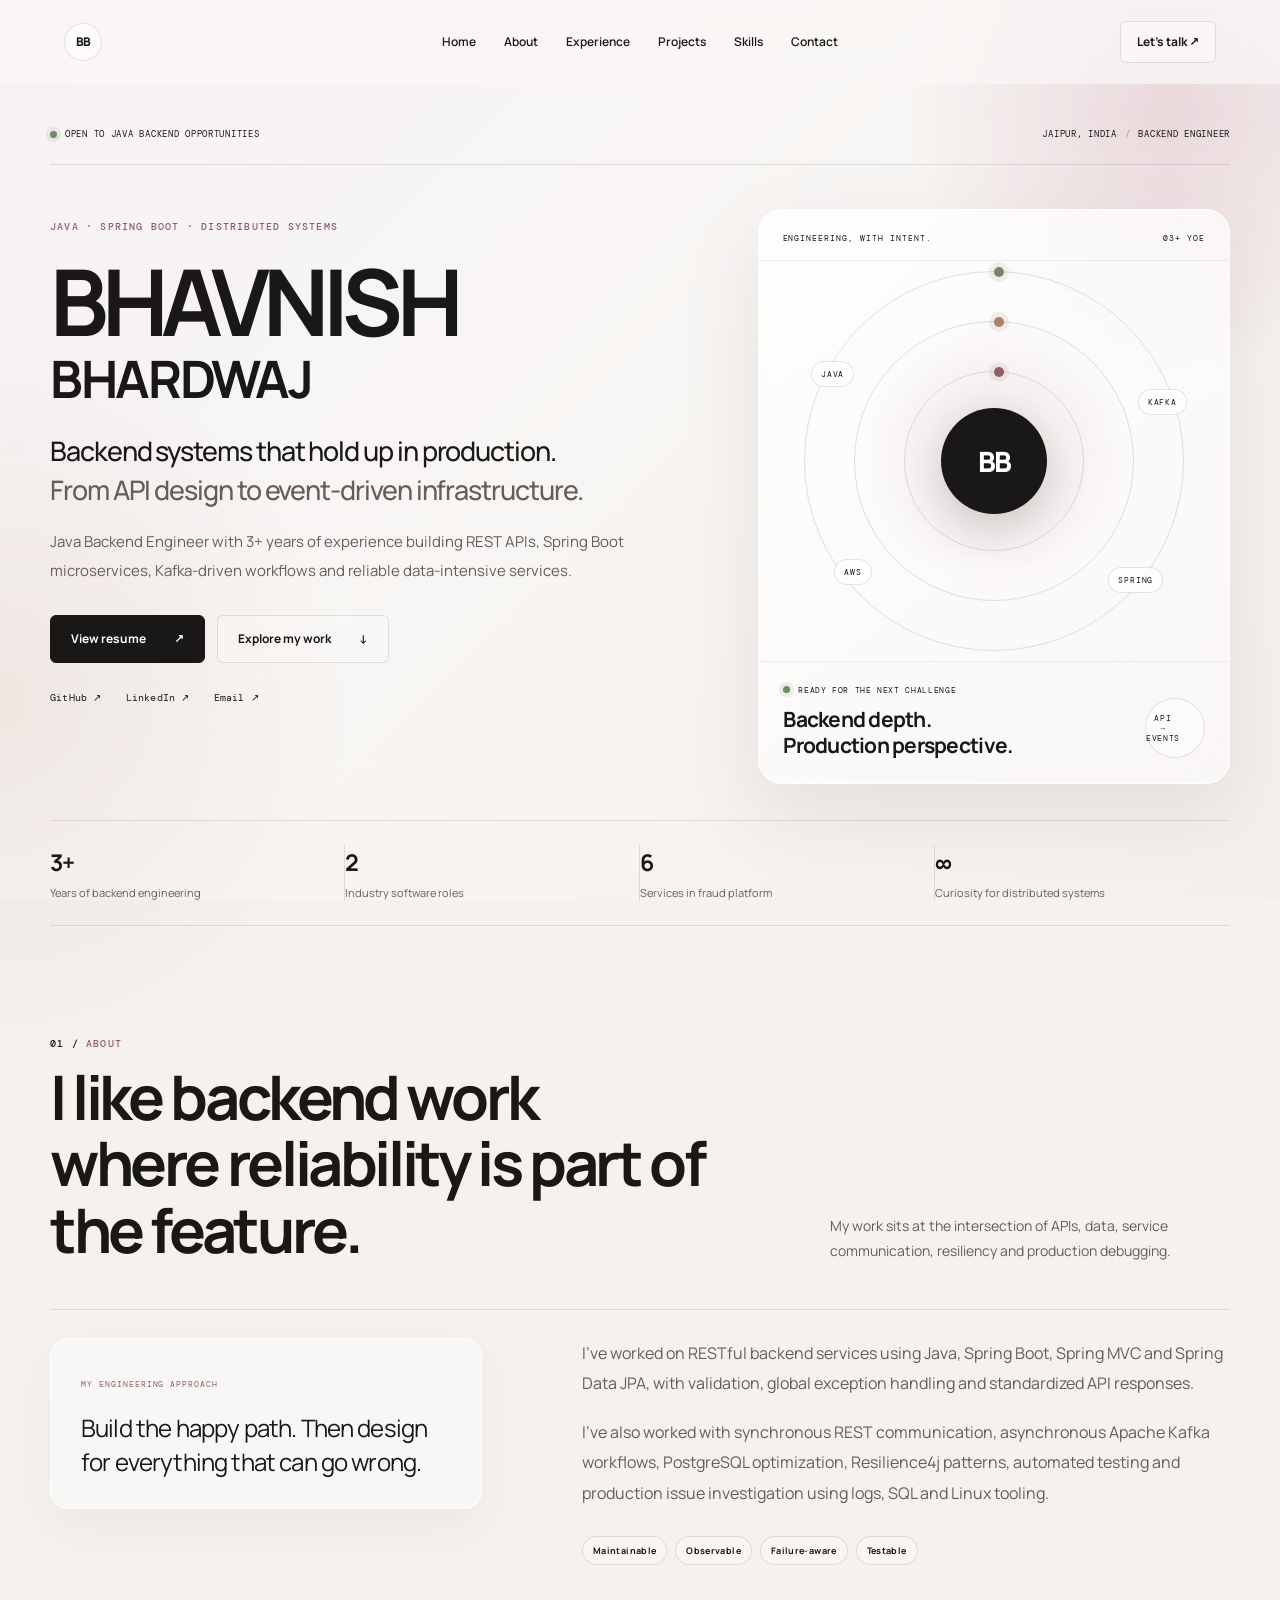
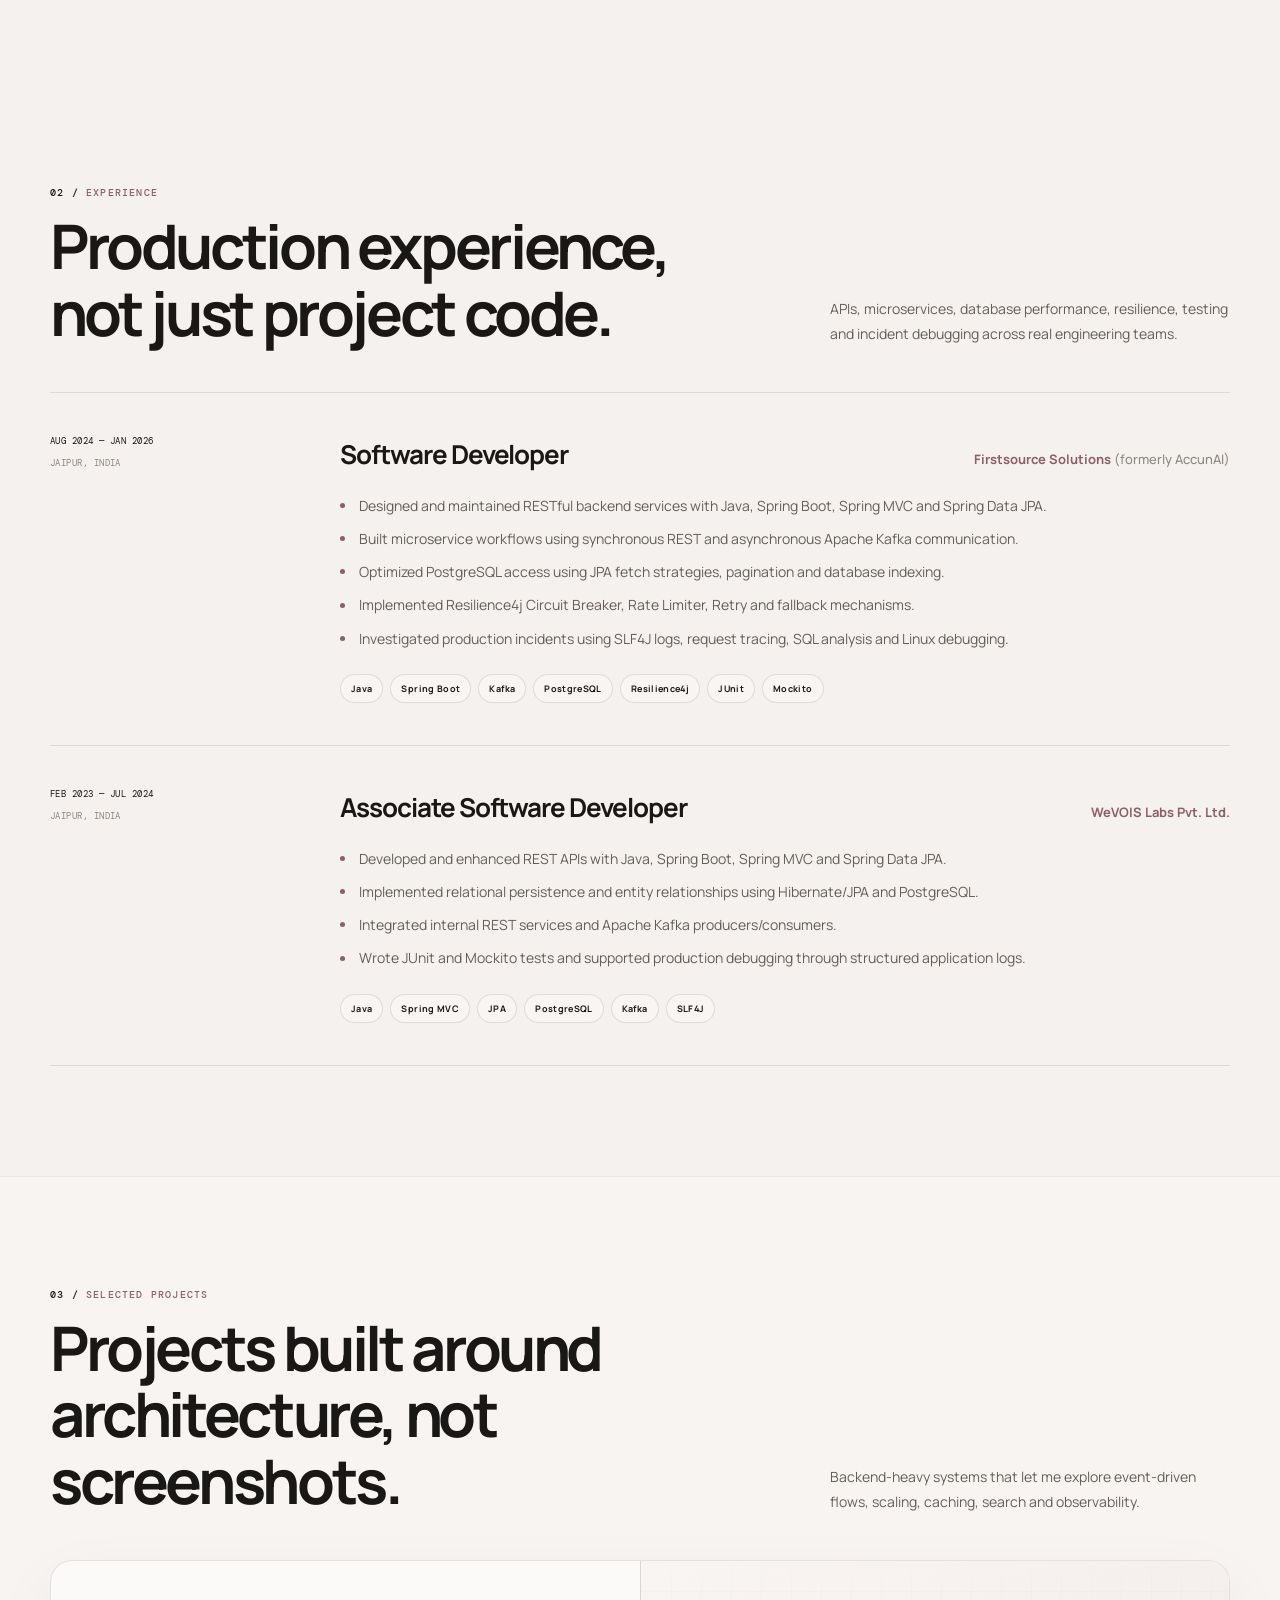
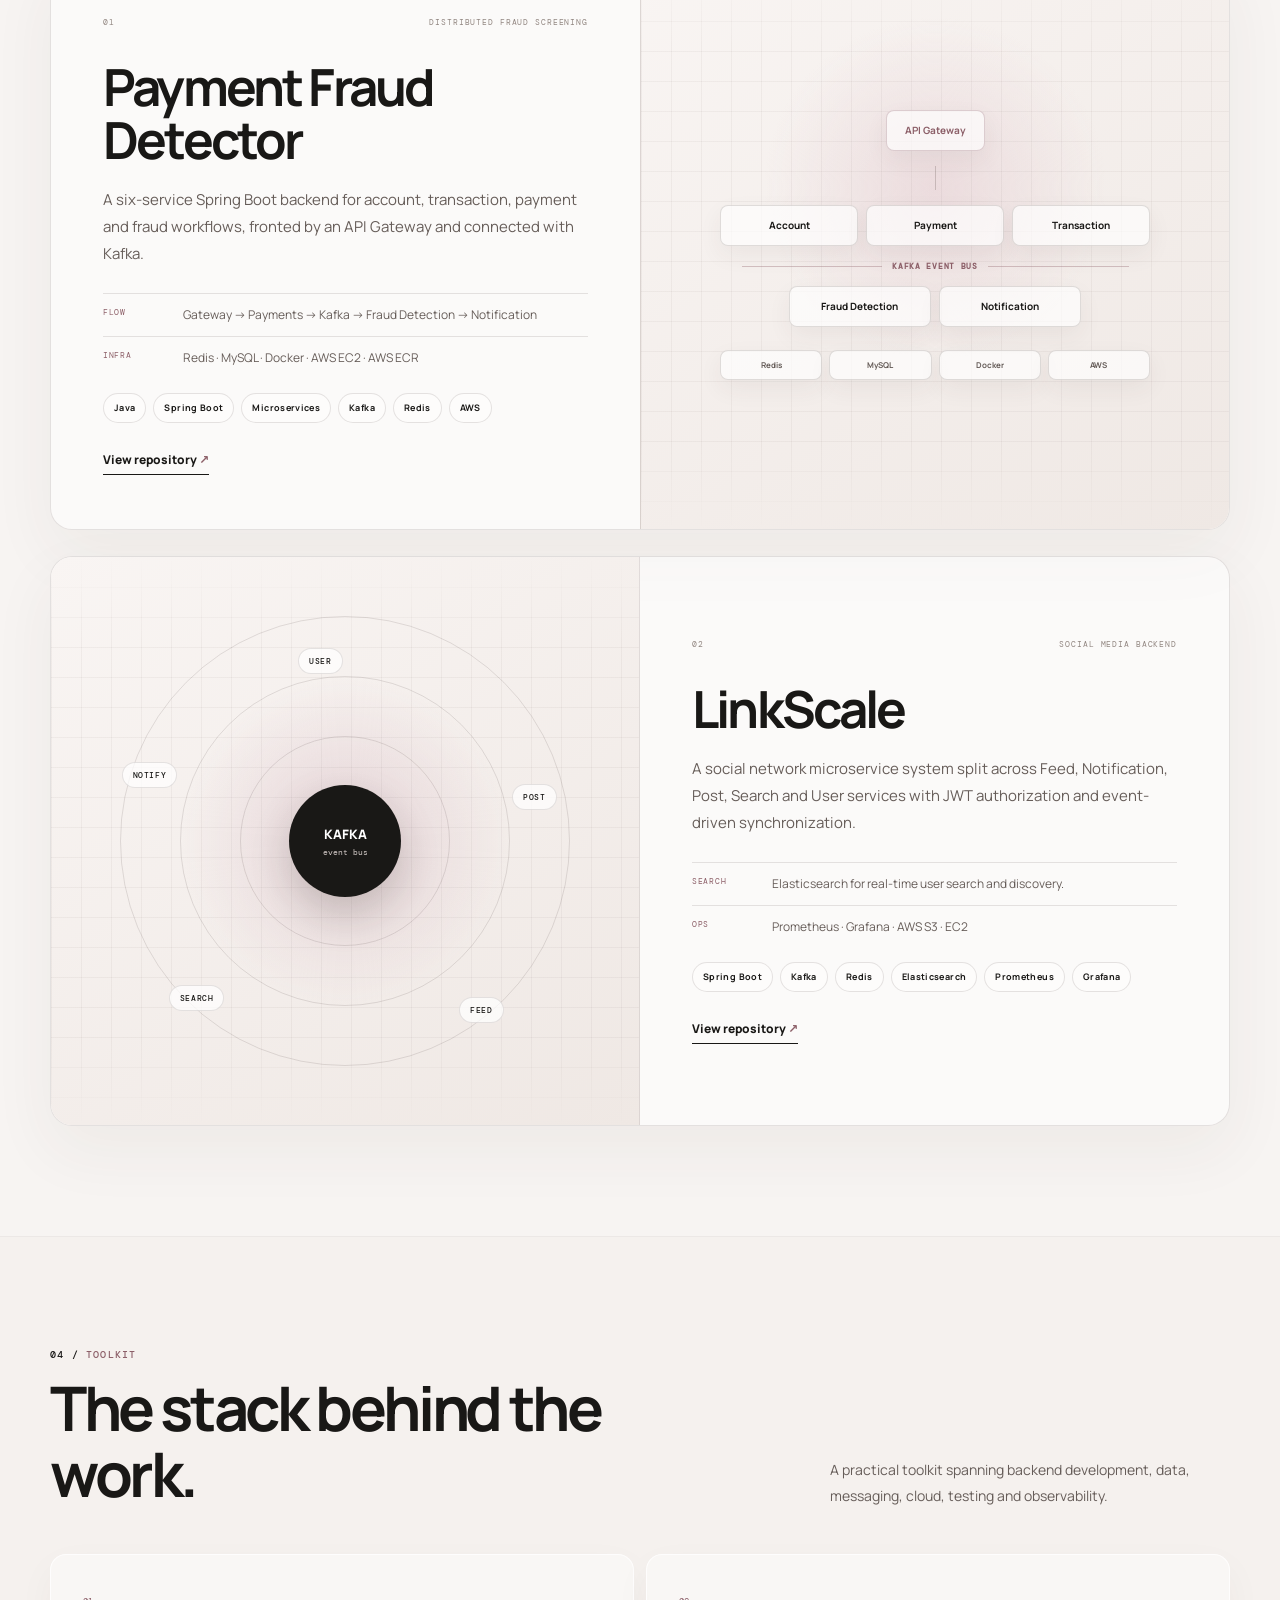
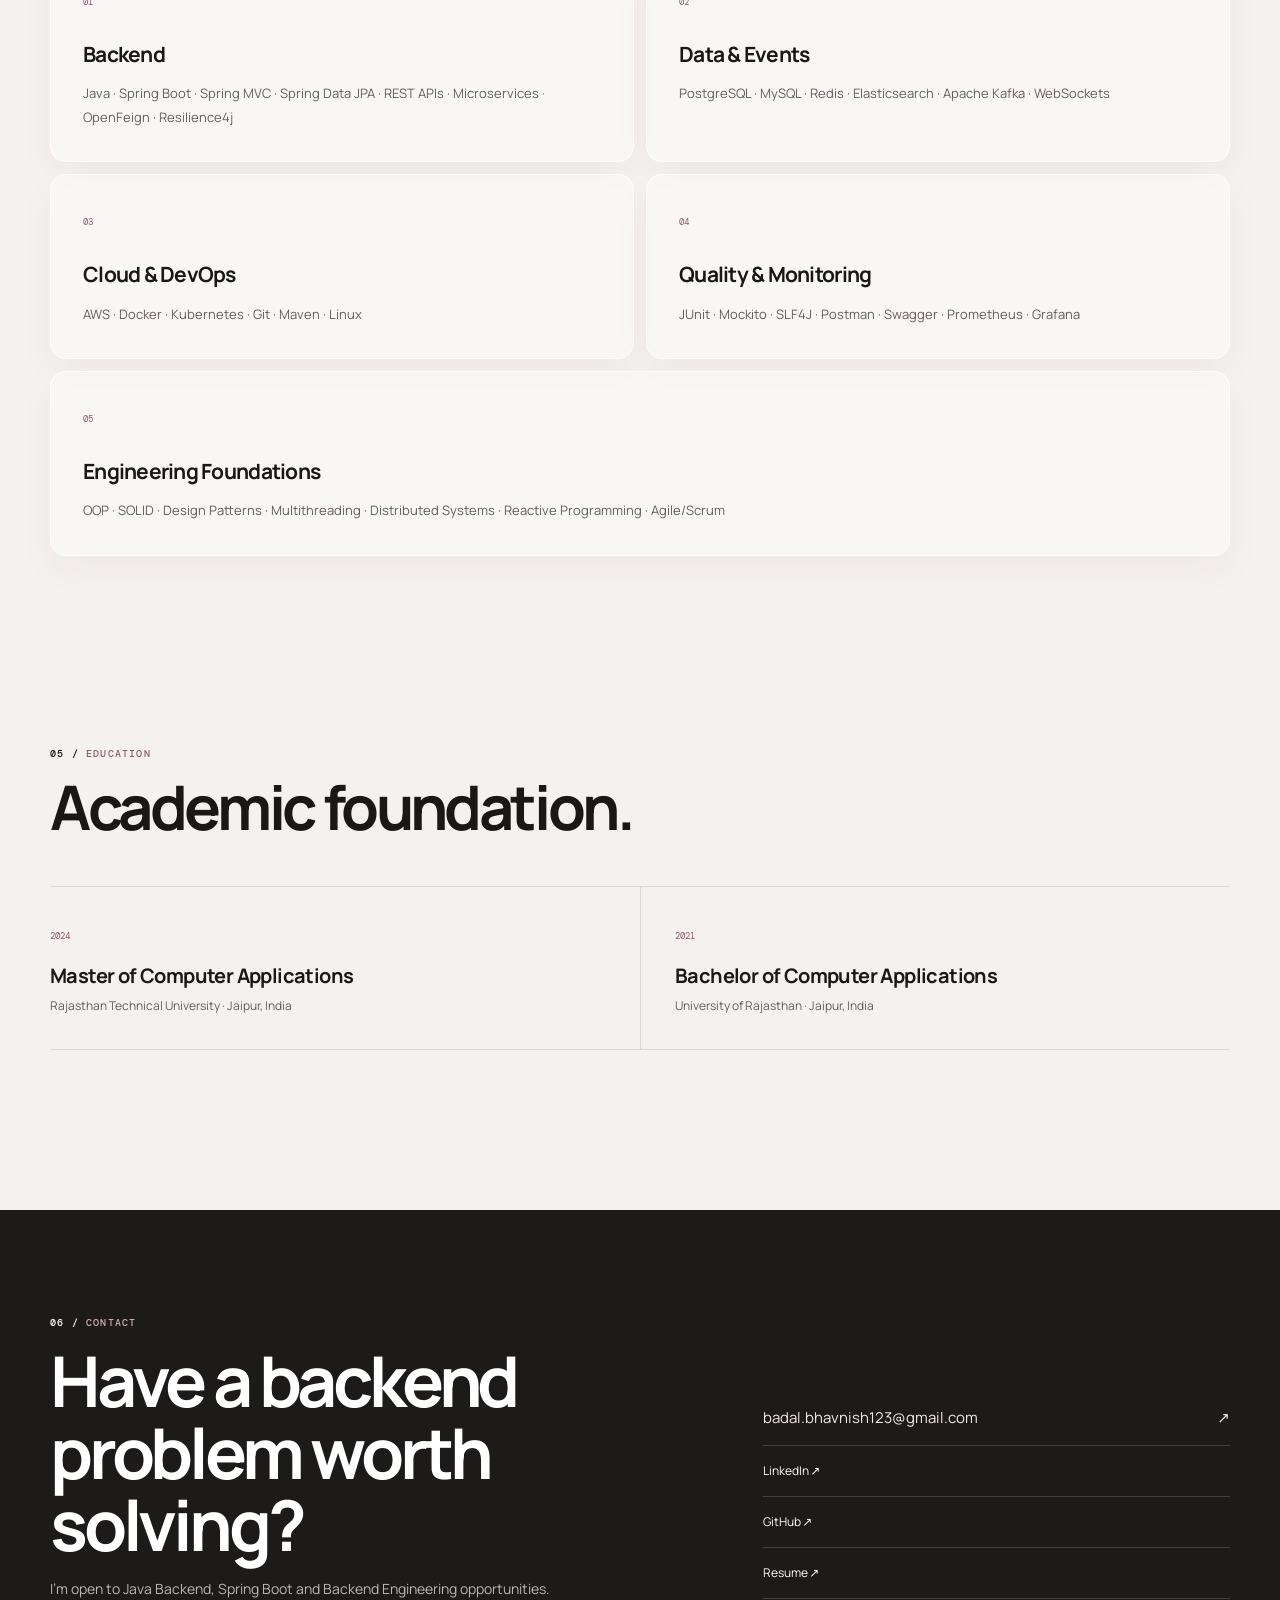
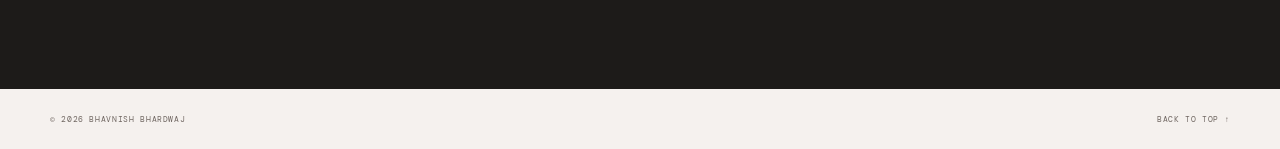
<file: index.html>
<!doctype html>
<html lang="en">
<head>
  <meta charset="utf-8" />
  <meta name="viewport" content="width=device-width, initial-scale=1" />
  <meta name="description" content="Bhavnish Bhardwaj — Java Backend Engineer with 3+ years of experience building Spring Boot microservices, Kafka workflows and cloud-ready backend systems." />
  <meta name="theme-color" content="#f5f1ee" />
  <title>Bhavnish Bhardwaj — Java Backend Engineer</title>
  <link rel="preconnect" href="https://fonts.googleapis.com" />
  <link rel="preconnect" href="https://fonts.gstatic.com" crossorigin />
  <link href="https://fonts.googleapis.com/css2?family=DM+Mono:wght@300;400;500&family=Manrope:wght@400;500;600;700;800&display=swap" rel="stylesheet" />
  <link rel="stylesheet" href="portfolio-v4.css" />
</head>
<body>
  <div class="page-glow glow-one" aria-hidden="true"></div>
  <div class="page-glow glow-two" aria-hidden="true"></div>
  <div class="scroll-progress" id="scrollProgress"></div>

  <header class="site-header" id="top">
    <a class="brand" href="#home" aria-label="Bhavnish Bhardwaj home"><span class="brand-mark">BB</span></a>
    <nav class="desktop-nav" aria-label="Main navigation"><a href="#home">Home</a><a href="#about">About</a><a href="#experience">Experience</a><a href="#projects">Projects</a><a href="#skills">Skills</a><a href="#contact">Contact</a></nav>
    <a class="header-cta" href="#contact">Let’s talk <span>↗</span></a>
    <button class="menu-toggle" id="menuToggle" aria-label="Open navigation" aria-expanded="false"><span></span><span></span></button>
  </header>

  <nav class="mobile-nav" id="mobileNav" aria-label="Mobile navigation"><a href="#home">Home</a><a href="#about">About</a><a href="#experience">Experience</a><a href="#projects">Projects</a><a href="#skills">Skills</a><a href="#contact">Contact</a></nav>

  <main>
    <section class="hero container" id="home">
      <div class="hero-topline mono reveal"><span><i class="status-dot"></i> OPEN TO JAVA BACKEND OPPORTUNITIES</span><span>JAIPUR, INDIA <b>/</b> BACKEND ENGINEER</span></div>
      <div class="hero-grid">
        <div class="hero-copy reveal">
          <div class="eyebrow mono">JAVA · SPRING BOOT · DISTRIBUTED SYSTEMS</div>
          <h1>BHAVNISH<span>BHARDWAJ</span></h1>
          <div class="hero-role">Backend systems that hold up in production.<span>From API design to event-driven infrastructure.</span></div>
          <p class="hero-summary">Java Backend Engineer with 3+ years of experience building REST APIs, Spring Boot microservices, Kafka-driven workflows and reliable data-intensive services.</p>
          <div class="hero-actions"><a class="button primary" href="https://drive.google.com/file/d/1hXekz2D-CPWVqKBVj5cz1_XU2-z43ulb/view?usp=sharing" target="_blank" rel="noreferrer">View resume <span>↗</span></a><a class="button secondary" href="#projects">Explore my work <span>↓</span></a></div>
          <div class="social-row mono"><a href="https://github.com/Bhavnish15" target="_blank" rel="noreferrer">GitHub ↗</a><a href="https://linkedin.com/in/bhavnishbharadwaj" target="_blank" rel="noreferrer">LinkedIn ↗</a><a href="mailto:badal.bhavnish123@gmail.com">Email ↗</a></div>
        </div>
        <div class="hero-visual reveal delay-1"><div class="visual-card"><div class="visual-head mono"><span>ENGINEERING, WITH INTENT.</span><span>03+ YOE</span></div><div class="orbit-art" aria-hidden="true"><span class="orbit ring-1"></span><span class="orbit ring-2"></span><span class="orbit ring-3"></span><span class="orbit-path path-1"><i></i></span><span class="orbit-path path-2"><i></i></span><span class="orbit-path path-3"><i></i></span><div class="monogram">BB</div><span class="orbit-label label-a mono">JAVA</span><span class="orbit-label label-b mono">KAFKA</span><span class="orbit-label label-c mono">AWS</span><span class="orbit-label label-d mono">SPRING</span></div><div class="visual-foot"><div><span class="mono"><i class="status-dot"></i> READY FOR THE NEXT CHALLENGE</span><h3>Backend depth.<br />Production perspective.</h3></div><div class="visual-badge mono">API<br />→<br />EVENTS</div></div></div></div>
      </div>
      <div class="hero-bottom reveal"><div><strong>3+</strong><span>Years of backend engineering</span></div><div><strong>2</strong><span>Industry software roles</span></div><div><strong>6</strong><span>Services in fraud platform</span></div><div><strong>∞</strong><span>Curiosity for distributed systems</span></div></div>
    </section>

    <section class="section container" id="about"><div class="section-heading reveal"><div><div class="section-kicker mono"><span>01 /</span> ABOUT</div><h2>I like backend work where reliability is part of the feature.</h2></div><p>My work sits at the intersection of APIs, data, service communication, resiliency and production debugging.</p></div><div class="about-grid"><div class="about-note reveal"><span class="mono">MY ENGINEERING APPROACH</span><p>Build the happy path. Then design for everything that can go wrong.</p></div><div class="about-copy reveal delay-1"><p>I’ve worked on RESTful backend services using Java, Spring Boot, Spring MVC and Spring Data JPA, with validation, global exception handling and standardized API responses.</p><p>I’ve also worked with synchronous REST communication, asynchronous Apache Kafka workflows, PostgreSQL optimization, Resilience4j patterns, automated testing and production issue investigation using logs, SQL and Linux tooling.</p><div class="principles"><span>Maintainable</span><span>Observable</span><span>Failure-aware</span><span>Testable</span></div></div></div></section>

    <section class="section container" id="experience"><div class="section-heading reveal"><div><div class="section-kicker mono"><span>02 /</span> EXPERIENCE</div><h2>Production experience, not just project code.</h2></div><p>APIs, microservices, database performance, resilience, testing and incident debugging across real engineering teams.</p></div><div class="experience-list"><article class="experience-row reveal"><div class="experience-meta mono"><span>AUG 2024 — JAN 2026</span><span>JAIPUR, INDIA</span></div><div class="experience-body"><div class="experience-title"><h3>Software Developer</h3><p>Firstsource Solutions <span>(formerly AccunAI)</span></p></div><ul><li>Designed and maintained RESTful backend services with Java, Spring Boot, Spring MVC and Spring Data JPA.</li><li>Built microservice workflows using synchronous REST and asynchronous Apache Kafka communication.</li><li>Optimized PostgreSQL access using JPA fetch strategies, pagination and database indexing.</li><li>Implemented Resilience4j Circuit Breaker, Rate Limiter, Retry and fallback mechanisms.</li><li>Investigated production incidents using SLF4J logs, request tracing, SQL analysis and Linux debugging.</li></ul><div class="tag-row"><span>Java</span><span>Spring Boot</span><span>Kafka</span><span>PostgreSQL</span><span>Resilience4j</span><span>JUnit</span><span>Mockito</span></div></div></article><article class="experience-row reveal"><div class="experience-meta mono"><span>FEB 2023 — JUL 2024</span><span>JAIPUR, INDIA</span></div><div class="experience-body"><div class="experience-title"><h3>Associate Software Developer</h3><p>WeVOIS Labs Pvt. Ltd.</p></div><ul><li>Developed and enhanced REST APIs with Java, Spring Boot, Spring MVC and Spring Data JPA.</li><li>Implemented relational persistence and entity relationships using Hibernate/JPA and PostgreSQL.</li><li>Integrated internal REST services and Apache Kafka producers/consumers.</li><li>Wrote JUnit and Mockito tests and supported production debugging through structured application logs.</li></ul><div class="tag-row"><span>Java</span><span>Spring MVC</span><span>JPA</span><span>PostgreSQL</span><span>Kafka</span><span>SLF4J</span></div></div></article></div></section>

    <section class="section projects-wrap" id="projects"><div class="container"><div class="section-heading reveal"><div><div class="section-kicker mono"><span>03 /</span> SELECTED PROJECTS</div><h2>Projects built around architecture, not screenshots.</h2></div><p>Backend-heavy systems that let me explore event-driven flows, scaling, caching, search and observability.</p></div><article class="project-card reveal"><div class="project-content"><div class="project-top mono"><span>01</span><span>DISTRIBUTED FRAUD SCREENING</span></div><h3>Payment Fraud Detector</h3><p>A six-service Spring Boot backend for account, transaction, payment and fraud workflows, fronted by an API Gateway and connected with Kafka.</p><div class="project-details"><div><span class="mono">FLOW</span><p>Gateway → Payments → Kafka → Fraud Detection → Notification</p></div><div><span class="mono">INFRA</span><p>Redis · MySQL · Docker · AWS EC2 · AWS ECR</p></div></div><div class="tag-row"><span>Java</span><span>Spring Boot</span><span>Microservices</span><span>Kafka</span><span>Redis</span><span>AWS</span></div><a class="project-link" href="https://github.com/Bhavnish15/Payment-Fraud-Detector" target="_blank" rel="noreferrer">View repository <span>↗</span></a></div><div class="project-visual architecture-visual" aria-hidden="true"><div class="arch-grid"><div class="arch-node gateway">API Gateway</div><div class="arch-line vertical"></div><div class="arch-services"><span>Account</span><span>Payment</span><span>Transaction</span></div><div class="kafka-bus"><span></span><b>KAFKA EVENT BUS</b><span></span></div><div class="arch-services two"><span>Fraud Detection</span><span>Notification</span></div><div class="infra-chips"><span>Redis</span><span>MySQL</span><span>Docker</span><span>AWS</span></div></div></div></article><article class="project-card reverse reveal"><div class="project-content"><div class="project-top mono"><span>02</span><span>SOCIAL MEDIA BACKEND</span></div><h3>LinkScale</h3><p>A social network microservice system split across Feed, Notification, Post, Search and User services with JWT authorization and event-driven synchronization.</p><div class="project-details"><div><span class="mono">SEARCH</span><p>Elasticsearch for real-time user search and discovery.</p></div><div><span class="mono">OPS</span><p>Prometheus · Grafana · AWS S3 · EC2</p></div></div><div class="tag-row"><span>Spring Boot</span><span>Kafka</span><span>Redis</span><span>Elasticsearch</span><span>Prometheus</span><span>Grafana</span></div><a class="project-link" href="https://github.com/Bhavnish15/LinkScale" target="_blank" rel="noreferrer">View repository <span>↗</span></a></div><div class="project-visual network-visual" aria-hidden="true"><div class="network-core">KAFKA<span>event bus</span></div><span class="network-node n1">USER</span><span class="network-node n2">POST</span><span class="network-node n3">FEED</span><span class="network-node n4">SEARCH</span><span class="network-node n5">NOTIFY</span><span class="network-ring nr1"></span><span class="network-ring nr2"></span><span class="network-ring nr3"></span></div></article></div></section>

    <section class="section container" id="skills"><div class="section-heading reveal"><div><div class="section-kicker mono"><span>04 /</span> TOOLKIT</div><h2>The stack behind the work.</h2></div><p>A practical toolkit spanning backend development, data, messaging, cloud, testing and observability.</p></div><div class="skills-grid"><article class="skill-card reveal"><span class="mono">01</span><h3>Backend</h3><p>Java · Spring Boot · Spring MVC · Spring Data JPA · REST APIs · Microservices · OpenFeign · Resilience4j</p></article><article class="skill-card reveal"><span class="mono">02</span><h3>Data & Events</h3><p>PostgreSQL · MySQL · Redis · Elasticsearch · Apache Kafka · WebSockets</p></article><article class="skill-card reveal"><span class="mono">03</span><h3>Cloud & DevOps</h3><p>AWS · Docker · Kubernetes · Git · Maven · Linux</p></article><article class="skill-card reveal"><span class="mono">04</span><h3>Quality & Monitoring</h3><p>JUnit · Mockito · SLF4J · Postman · Swagger · Prometheus · Grafana</p></article><article class="skill-card wide reveal"><span class="mono">05</span><h3>Engineering Foundations</h3><p>OOP · SOLID · Design Patterns · Multithreading · Distributed Systems · Reactive Programming · Agile/Scrum</p></article></div></section>

    <section class="section container education" id="education"><div class="section-heading reveal"><div><div class="section-kicker mono"><span>05 /</span> EDUCATION</div><h2>Academic foundation.</h2></div></div><div class="education-grid reveal"><article><span class="mono">2024</span><h3>Master of Computer Applications</h3><p>Rajasthan Technical University · Jaipur, India</p></article><article><span class="mono">2021</span><h3>Bachelor of Computer Applications</h3><p>University of Rajasthan · Jaipur, India</p></article></div></section>

    <section class="contact-section" id="contact"><div class="container contact-grid reveal"><div><div class="section-kicker mono"><span>06 /</span> CONTACT</div><h2>Have a backend problem worth solving?</h2><p>I’m open to Java Backend, Spring Boot and Backend Engineering opportunities.</p></div><div class="contact-actions"><a class="contact-mail" href="mailto:badal.bhavnish123@gmail.com">badal.bhavnish123@gmail.com <span>↗</span></a><a href="https://linkedin.com/in/bhavnishbharadwaj" target="_blank" rel="noreferrer">LinkedIn ↗</a><a href="https://github.com/Bhavnish15" target="_blank" rel="noreferrer">GitHub ↗</a><a href="https://drive.google.com/file/d/1hXekz2D-CPWVqKBVj5cz1_XU2-z43ulb/view?usp=sharing" target="_blank" rel="noreferrer">Resume ↗</a></div></div></section>
  </main>

  <footer class="site-footer container mono"><span>© <span id="year"></span> BHAVNISH BHARDWAJ</span><a href="#top">BACK TO TOP ↑</a></footer>
  <script src="portfolio-v4.js"></script>
</body>
</html>
</file>
<file: portfolio-v4.css>
:root{
  --bg:#f5f1ee;
  --bg-2:#fbf8f6;
  --surface:rgba(255,255,255,.62);
  --surface-strong:#fffdfb;
  --ink:#191816;
  --muted:#665d59;
  --faint:#918681;
  --line:rgba(50,39,34,.12);
  --accent:#8c5f68;
  --accent-soft:#ead8dc;
  --accent-2:#ae806a;
  --shadow:rgba(65,44,40,.09);
  --max:1180px;
}
*{box-sizing:border-box}
html{scroll-behavior:smooth}
body{margin:0;background:var(--bg);color:var(--ink);font-family:"Manrope",system-ui,-apple-system,BlinkMacSystemFont,"Segoe UI",sans-serif;overflow-x:hidden;line-height:1.5}
a{color:inherit;text-decoration:none}
button{font:inherit}
.mono{font-family:"DM Mono",monospace}
.container{width:min(var(--max),calc(100% - 48px));margin-inline:auto}
.page-glow{position:fixed;border-radius:50%;filter:blur(2px);pointer-events:none;z-index:-2}
.glow-one{width:540px;height:540px;right:-160px;top:-160px;background:radial-gradient(circle,rgba(219,184,194,.46),transparent 68%)}
.glow-two{width:720px;height:720px;left:-360px;top:38vh;background:radial-gradient(circle,rgba(227,210,199,.42),transparent 68%)}
body::before{content:"";position:fixed;inset:0;pointer-events:none;z-index:-3;background:linear-gradient(135deg,#f7f1f4 0%,#f8f6f4 42%,#f4efec 100%)}
::selection{background:#e7d2d7}
.scroll-progress{position:fixed;left:0;top:0;width:0;height:2px;background:var(--ink);z-index:100}
.site-header{height:84px;position:sticky;top:0;z-index:80;display:grid;grid-template-columns:1fr auto 1fr;align-items:center;padding:0 5vw;background:rgba(250,247,245,.72);backdrop-filter:blur(18px);border-bottom:1px solid transparent;transition:.25s ease}
.site-header.scrolled{border-bottom-color:var(--line);box-shadow:0 12px 30px rgba(75,56,49,.03)}
.brand{justify-self:start}.brand-mark{display:grid;place-items:center;width:38px;height:38px;border:1px solid var(--line);border-radius:50%;font-weight:800;font-size:12px;letter-spacing:-.5px;background:rgba(255,255,255,.5)}
.desktop-nav{display:flex;gap:28px;align-items:center}.desktop-nav a{font-size:12px;font-weight:600;position:relative}.desktop-nav a::after{content:"";position:absolute;left:0;bottom:-9px;width:0;height:1px;background:var(--ink);transition:.2s ease}.desktop-nav a:hover::after{width:100%}
.header-cta{justify-self:end;border:1px solid var(--line);padding:11px 16px;border-radius:6px;font-size:12px;font-weight:700;background:rgba(255,255,255,.35);transition:.2s ease}.header-cta:hover{background:#fff;transform:translateY(-1px)}
.menu-toggle,.mobile-nav{display:none}
.hero{padding-top:36px;min-height:calc(100vh - 84px)}
.hero-topline{display:flex;justify-content:space-between;gap:20px;padding:8px 0 22px;border-bottom:1px solid var(--line);font-size:9px;letter-spacing:.08em}.hero-topline span{display:flex;align-items:center;gap:8px}.hero-topline b{color:#a79b95;font-weight:400}.status-dot{display:inline-block;width:7px;height:7px;border-radius:50%;background:#6e8a69;box-shadow:0 0 0 4px rgba(110,138,105,.12)}
.hero-grid{display:grid;grid-template-columns:minmax(0,1.15fr) minmax(380px,.85fr);gap:70px;align-items:stretch;padding:44px 0 36px}
.eyebrow,.section-kicker{font-size:10px;letter-spacing:.12em;color:var(--accent);font-weight:500}.hero-copy{padding-top:10px}.hero-copy h1{font-size:clamp(64px,7.2vw,102px);line-height:.93;letter-spacing:-.07em;margin:25px 0 30px;font-weight:700}.hero-copy h1 span{display:block;font-size:.56em;letter-spacing:-.045em;margin-top:10px}
.hero-role{font-size:clamp(22px,2.1vw,29px);line-height:1.45;letter-spacing:-.04em;max-width:700px;font-weight:500}.hero-role span{display:block;color:var(--muted)}
.hero-summary{max-width:590px;color:var(--muted);font-size:15px;line-height:1.9;margin:18px 0 0}
.hero-actions{display:flex;gap:12px;flex-wrap:wrap;margin:30px 0 27px}.button{display:inline-flex;align-items:center;justify-content:space-between;gap:28px;min-height:48px;padding:0 20px;border-radius:6px;border:1px solid var(--line);font-size:12px;font-weight:700;transition:.22s ease}.button.primary{background:var(--ink);color:white;border-color:var(--ink)}.button.primary:hover{background:#000;transform:translateY(-2px);box-shadow:0 10px 24px rgba(0,0,0,.10)}.button.secondary{background:rgba(255,255,255,.22)}.button.secondary:hover{background:white;transform:translateY(-2px)}
.social-row{display:flex;gap:24px;font-size:10px;letter-spacing:.02em}.social-row a{border-bottom:1px solid transparent}.social-row a:hover{border-bottom-color:var(--ink)}
.hero-visual{display:flex;align-items:stretch}.visual-card{width:100%;min-height:570px;background:linear-gradient(145deg,rgba(255,255,255,.80),rgba(255,255,255,.47));border:1px solid rgba(255,255,255,.8);border-radius:24px;overflow:hidden;box-shadow:0 28px 80px rgba(90,62,72,.11);display:grid;grid-template-rows:auto 1fr auto;backdrop-filter:blur(16px)}
.visual-head{display:flex;justify-content:space-between;padding:22px 24px 16px;font-size:8px;letter-spacing:.12em;border-bottom:1px solid rgba(80,58,54,.08)}
.orbit-art{min-height:400px;position:relative;display:grid;place-items:center;background:radial-gradient(circle at 50% 48%,rgba(220,195,200,.4),transparent 43%)}
.monogram{width:106px;height:106px;border-radius:50%;display:grid;place-items:center;background:var(--ink);color:#fff;font-size:28px;font-weight:800;letter-spacing:-.08em;z-index:5;box-shadow:0 16px 44px rgba(33,25,23,.18)}
.orbit,.orbit-path{position:absolute;border-radius:50%;border:1px solid rgba(55,43,39,.14)}.ring-1{width:180px;height:180px}.ring-2{width:280px;height:280px}.ring-3{width:380px;height:380px}.orbit-path{border-color:transparent}.path-1{width:180px;height:180px;animation:spin 11s linear infinite}.path-2{width:280px;height:280px;animation:spinReverse 16s linear infinite}.path-3{width:380px;height:380px;animation:spin 24s linear infinite}.orbit-path i{position:absolute;left:50%;top:-5px;width:10px;height:10px;border-radius:50%;background:var(--accent);box-shadow:0 0 0 5px rgba(140,95,104,.10)}.path-2 i{background:var(--accent-2)}.path-3 i{background:#74866f}
.orbit-label{position:absolute;font-size:8px;letter-spacing:.1em;background:rgba(255,255,255,.68);border:1px solid var(--line);padding:6px 9px;border-radius:999px}.label-a{left:11%;top:25%}.label-b{right:9%;top:32%}.label-c{left:16%;bottom:19%}.label-d{right:14%;bottom:17%}
.visual-foot{display:flex;justify-content:space-between;gap:24px;align-items:flex-end;padding:22px 24px 25px;border-top:1px solid rgba(80,58,54,.08)}.visual-foot .mono{font-size:8px;letter-spacing:.08em;display:flex;align-items:center;gap:8px}.visual-foot h3{font-size:21px;line-height:1.25;letter-spacing:-.035em;margin:10px 0 0}.visual-badge{width:60px;height:60px;border:1px solid var(--line);border-radius:50%;display:grid;place-items:center;text-align:center;font-size:7px;line-height:1.25;background:rgba(255,255,255,.45)}
.hero-bottom{display:grid;grid-template-columns:repeat(4,1fr);border-top:1px solid var(--line);border-bottom:1px solid var(--line);padding:24px 0}.hero-bottom div{padding-right:20px;border-right:1px solid var(--line)}.hero-bottom div:last-child{border:0}.hero-bottom strong{display:block;font-size:23px;letter-spacing:-.05em}.hero-bottom span{display:block;color:var(--muted);font-size:11px;margin-top:5px}
.section{padding:110px 0}.section-heading{display:grid;grid-template-columns:minmax(0,1.2fr) minmax(260px,.8fr);gap:80px;align-items:end;margin-bottom:46px}.section-kicker span{color:var(--ink)}.section-heading h2{font-size:clamp(38px,4.8vw,62px);line-height:1.08;letter-spacing:-.055em;margin:13px 0 0;max-width:790px}.section-heading>p{color:var(--muted);font-size:14px;line-height:1.8;max-width:400px;justify-self:end;margin:0}
.about-grid{display:grid;grid-template-columns:.8fr 1.2fr;gap:100px;padding-top:28px;border-top:1px solid var(--line)}.about-note{align-self:start;background:rgba(255,255,255,.45);border:1px solid rgba(255,255,255,.72);padding:30px;border-radius:18px;box-shadow:0 18px 50px rgba(75,56,49,.05)}.about-note span{font-size:8px;letter-spacing:.12em;color:var(--accent)}.about-note p{font-size:24px;line-height:1.4;letter-spacing:-.035em;margin:18px 0 0}.about-copy p{color:var(--muted);font-size:16px;line-height:1.9;margin:0 0 18px}.principles{display:flex;flex-wrap:wrap;gap:8px;margin-top:28px}.principles span,.tag-row span{font-size:9px;font-weight:700;letter-spacing:.04em;padding:7px 10px;border:1px solid var(--line);border-radius:999px;background:rgba(255,255,255,.30)}
.experience-list{border-top:1px solid var(--line)}.experience-row{display:grid;grid-template-columns:230px 1fr;gap:60px;padding:42px 0;border-bottom:1px solid var(--line)}.experience-meta{display:grid;align-content:start;gap:8px;font-size:9px;letter-spacing:.05em}.experience-meta span:last-child{color:var(--faint)}.experience-title{display:flex;justify-content:space-between;gap:30px;align-items:baseline;margin-bottom:20px}.experience-title h3{font-size:26px;letter-spacing:-.04em;margin:0}.experience-title p{margin:0;color:var(--accent);font-size:13px;font-weight:700;text-align:right}.experience-title p span{color:var(--faint);font-weight:500}.experience-body ul{list-style:none;margin:0 0 24px;padding:0;display:grid;gap:10px}.experience-body li{position:relative;padding-left:19px;color:var(--muted);font-size:14px;line-height:1.65}.experience-body li::before{content:"";position:absolute;left:0;top:.65em;width:5px;height:5px;border-radius:50%;background:var(--accent)}.tag-row{display:flex;flex-wrap:wrap;gap:7px}
.projects-wrap{padding:110px 0;background:rgba(255,255,255,.25);border-top:1px solid rgba(60,45,40,.06);border-bottom:1px solid rgba(60,45,40,.06)}.project-card{display:grid;grid-template-columns:1fr 1fr;min-height:570px;margin-top:26px;border:1px solid var(--line);border-radius:22px;overflow:hidden;background:rgba(255,255,255,.50);box-shadow:0 24px 65px rgba(75,56,49,.06)}.project-card.reverse .project-content{order:2}.project-card.reverse .project-visual{order:1;border-left:0;border-right:1px solid var(--line)}.project-content{padding:52px;display:flex;flex-direction:column;justify-content:center}.project-top{display:flex;justify-content:space-between;font-size:8px;letter-spacing:.11em;color:var(--faint);margin-bottom:32px}.project-content h3{font-size:clamp(38px,4vw,54px);line-height:1.04;letter-spacing:-.055em;margin:0 0 20px}.project-content>p{color:var(--muted);font-size:15px;line-height:1.8;margin:0}.project-details{display:grid;gap:12px;margin:26px 0}.project-details>div{display:grid;grid-template-columns:65px 1fr;gap:15px;padding-top:12px;border-top:1px solid var(--line)}.project-details span{font-size:8px;letter-spacing:.09em;color:var(--accent)}.project-details p{margin:0;color:var(--muted);font-size:12px}.project-link{width:max-content;margin-top:28px;font-size:12px;font-weight:800;border-bottom:1px solid var(--ink);padding-bottom:5px}.project-link span{color:var(--accent)}
.project-visual{position:relative;overflow:hidden;border-left:1px solid var(--line);min-height:520px;background:radial-gradient(circle at 50% 40%,rgba(229,206,211,.60),transparent 38%),linear-gradient(145deg,#f9f5f3,#efe8e4);display:grid;place-items:center}.project-visual::before{content:"";position:absolute;inset:0;background-image:linear-gradient(rgba(60,45,40,.045) 1px,transparent 1px),linear-gradient(90deg,rgba(60,45,40,.045) 1px,transparent 1px);background-size:30px 30px;mask-image:linear-gradient(to bottom,transparent,black 15%,black 85%,transparent)}
.arch-grid{position:relative;z-index:3;width:80%;max-width:430px;display:flex;flex-direction:column;align-items:center;gap:15px}.arch-node,.arch-services span,.infra-chips span{border:1px solid rgba(55,43,39,.15);background:rgba(255,255,255,.66);box-shadow:0 9px 25px rgba(75,56,49,.06);border-radius:8px;text-align:center;font-size:10px;font-weight:700}.arch-node{padding:12px 18px}.arch-node.gateway{color:var(--accent);border-color:rgba(140,95,104,.28)}.arch-line.vertical{height:24px;width:1px;background:rgba(55,43,39,.2)}.arch-services{width:100%;display:grid;grid-template-columns:repeat(3,1fr);gap:8px}.arch-services.two{width:68%;grid-template-columns:repeat(2,1fr)}.arch-services span{padding:12px 6px}.kafka-bus{width:90%;display:flex;align-items:center;gap:10px;color:var(--accent);font:500 8px "DM Mono",monospace;letter-spacing:.09em}.kafka-bus span{height:1px;flex:1;background:rgba(140,95,104,.35)}.infra-chips{display:grid;grid-template-columns:repeat(4,1fr);gap:7px;width:100%;margin-top:8px}.infra-chips span{padding:8px 4px;font-size:8px;color:var(--muted)}
.network-visual{background:radial-gradient(circle at 50% 50%,rgba(221,196,203,.64),transparent 40%),linear-gradient(145deg,#f9f5f3,#efe8e4)}.network-core{position:relative;z-index:5;width:112px;height:112px;border-radius:50%;display:grid;place-items:center;align-content:center;background:var(--ink);color:white;font-size:13px;font-weight:800;box-shadow:0 18px 40px rgba(31,25,22,.18)}.network-core span{font:400 8px "DM Mono",monospace;color:#d6cdca;margin-top:3px}.network-ring{position:absolute;border:1px solid rgba(55,43,39,.13);border-radius:50%}.nr1{width:210px;height:210px}.nr2{width:330px;height:330px}.nr3{width:450px;height:450px}.network-node{position:absolute;z-index:6;padding:7px 10px;border:1px solid var(--line);border-radius:999px;background:rgba(255,255,255,.72);font:500 8px "DM Mono",monospace;letter-spacing:.08em}.n1{top:16%;left:42%}.n2{right:14%;top:40%}.n3{right:23%;bottom:18%}.n4{left:20%;bottom:20%}.n5{left:12%;top:36%}
.skills-grid{display:grid;grid-template-columns:repeat(2,1fr);gap:12px}.skill-card{padding:32px;border:1px solid rgba(255,255,255,.76);border-radius:16px;background:rgba(255,255,255,.43);box-shadow:0 14px 38px rgba(75,56,49,.04)}.skill-card.wide{grid-column:1/-1}.skill-card>span{font-size:9px;color:var(--accent)}.skill-card h3{font-size:21px;letter-spacing:-.035em;margin:28px 0 12px}.skill-card p{margin:0;color:var(--muted);font-size:13px;line-height:1.8}
.education{padding-top:80px}.education-grid{display:grid;grid-template-columns:1fr 1fr;border-top:1px solid var(--line);border-bottom:1px solid var(--line)}.education-grid article{padding:34px 34px 34px 0}.education-grid article+article{border-left:1px solid var(--line);padding-left:34px}.education-grid span{font-size:9px;color:var(--accent)}.education-grid h3{font-size:20px;letter-spacing:-.03em;margin:16px 0 6px}.education-grid p{margin:0;color:var(--muted);font-size:12px}
.contact-section{padding:105px 0 90px;background:#1d1b19;color:white;margin-top:50px}.contact-grid{display:grid;grid-template-columns:1.15fr .85fr;gap:80px;align-items:end}.contact-section .section-kicker{color:#d4afb7}.contact-section .section-kicker span{color:#fff}.contact-section h2{font-size:clamp(42px,5.5vw,70px);line-height:1.03;letter-spacing:-.06em;margin:14px 0 18px;max-width:760px}.contact-section p{color:#bdb6b1;margin:0;font-size:14px}.contact-actions{display:grid;align-content:end}.contact-actions a{padding:16px 0;border-bottom:1px solid rgba(255,255,255,.16);font-size:12px;display:flex;justify-content:space-between}.contact-actions a:hover{color:#e6c7ce}.contact-actions .contact-mail{font-size:15px;color:#f4e7e9}
.site-footer{display:flex;justify-content:space-between;padding:24px 0;font-size:8px;letter-spacing:.08em;color:#706762}.site-footer a:hover{color:var(--ink)}
.reveal{opacity:0;transform:translateY(20px);transition:opacity .7s ease,transform .7s ease}.reveal.visible{opacity:1;transform:none}.delay-1{transition-delay:.1s}
@keyframes spin{to{transform:rotate(360deg)}}@keyframes spinReverse{to{transform:rotate(-360deg)}}
@media(prefers-reduced-motion:reduce){html{scroll-behavior:auto}.orbit-path{animation:none}.reveal{opacity:1;transform:none;transition:none}}
@media(max-width:980px){.site-header{grid-template-columns:1fr auto}.desktop-nav,.header-cta{display:none}.menu-toggle{display:block;border:0;background:transparent;width:42px;height:42px;padding:9px}.menu-toggle span{display:block;width:22px;height:1px;background:var(--ink);margin:6px auto;transition:.2s}.mobile-nav{position:fixed;top:84px;left:16px;right:16px;z-index:79;padding:18px;background:rgba(251,248,246,.96);backdrop-filter:blur(18px);border:1px solid var(--line);border-radius:14px;box-shadow:0 22px 60px rgba(70,50,45,.12)}.mobile-nav.open{display:grid}.mobile-nav a{padding:12px;border-bottom:1px solid var(--line);font-size:13px}.mobile-nav a:last-child{border:0}.hero-grid{grid-template-columns:1fr;gap:44px}.hero-visual{max-width:650px}.hero-bottom{grid-template-columns:repeat(2,1fr);gap:0}.hero-bottom div:nth-child(2){border-right:0}.hero-bottom div:nth-child(-n+2){padding-bottom:20px;margin-bottom:20px;border-bottom:1px solid var(--line)}.section-heading{grid-template-columns:1fr;gap:18px}.section-heading>p{justify-self:start}.about-grid{grid-template-columns:1fr;gap:28px}.experience-row{grid-template-columns:1fr;gap:22px}.experience-meta{grid-template-columns:1fr 1fr}.project-card,.project-card.reverse{grid-template-columns:1fr}.project-card.reverse .project-content,.project-card.reverse .project-visual{order:initial}.project-visual,.project-card.reverse .project-visual{border:0;border-top:1px solid var(--line)}.contact-grid{grid-template-columns:1fr;gap:42px}}
@media(max-width:640px){.container{width:min(100% - 28px,var(--max))}.site-header{height:72px;padding:0 18px}.mobile-nav{top:72px}.hero{padding-top:24px}.hero-topline{display:grid;font-size:8px}.hero-grid{padding-top:32px}.hero-copy h1{font-size:clamp(52px,18vw,74px)}.hero-copy h1 span{font-size:.56em}.hero-role{font-size:21px}.hero-summary{font-size:14px}.hero-actions{display:grid}.button{width:100%}.social-row{gap:16px;flex-wrap:wrap}.visual-card{min-height:500px}.orbit-art{min-height:340px}.ring-3,.path-3{width:300px;height:300px}.ring-2,.path-2{width:225px;height:225px}.ring-1,.path-1{width:150px;height:150px}.label-a{left:6%}.label-b{right:4%}.label-c{left:9%}.label-d{right:8%}.hero-bottom{grid-template-columns:1fr}.hero-bottom div,.hero-bottom div:nth-child(2),.hero-bottom div:nth-child(-n+2){border-right:0;border-bottom:1px solid var(--line);padding:15px 0;margin:0}.hero-bottom div:last-child{border-bottom:0}.section{padding:82px 0}.section-heading h2{font-size:38px}.about-note p{font-size:21px}.experience-title{display:block}.experience-title p{text-align:left;margin-top:7px}.experience-meta{grid-template-columns:1fr}.project-content{padding:32px 24px}.project-content h3{font-size:38px}.project-visual{min-height:390px}.arch-services{grid-template-columns:1fr;max-width:230px}.arch-services.two{width:100%;grid-template-columns:1fr 1fr}.infra-chips{grid-template-columns:repeat(2,1fr);max-width:240px}.nr3{width:330px;height:330px}.nr2{width:245px;height:245px}.nr1{width:165px;height:165px}.skills-grid,.education-grid{grid-template-columns:1fr}.skill-card.wide{grid-column:auto}.education-grid article+article{border-left:0;border-top:1px solid var(--line);padding-left:0}.contact-section{padding:80px 0}.contact-section h2{font-size:44px}.contact-mail{overflow-wrap:anywhere}.site-footer{gap:20px;flex-wrap:wrap}}
</file>
